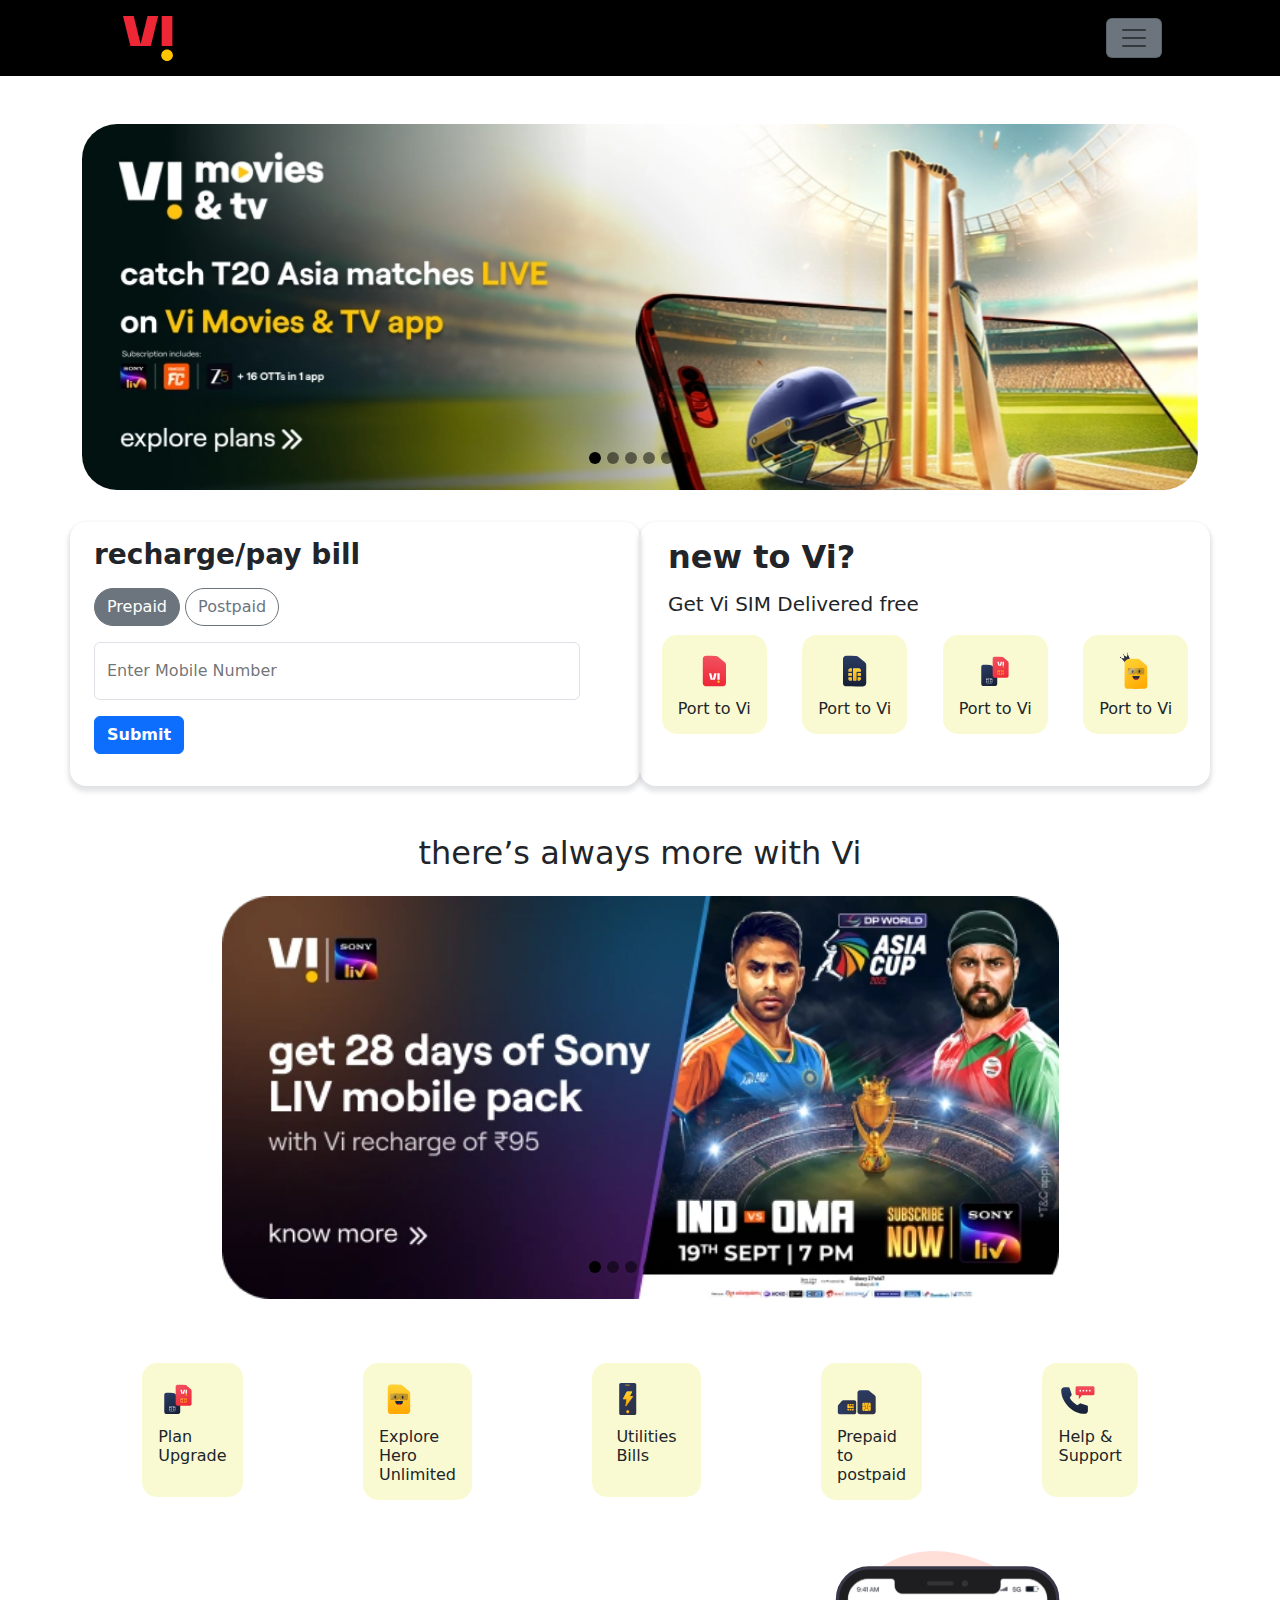
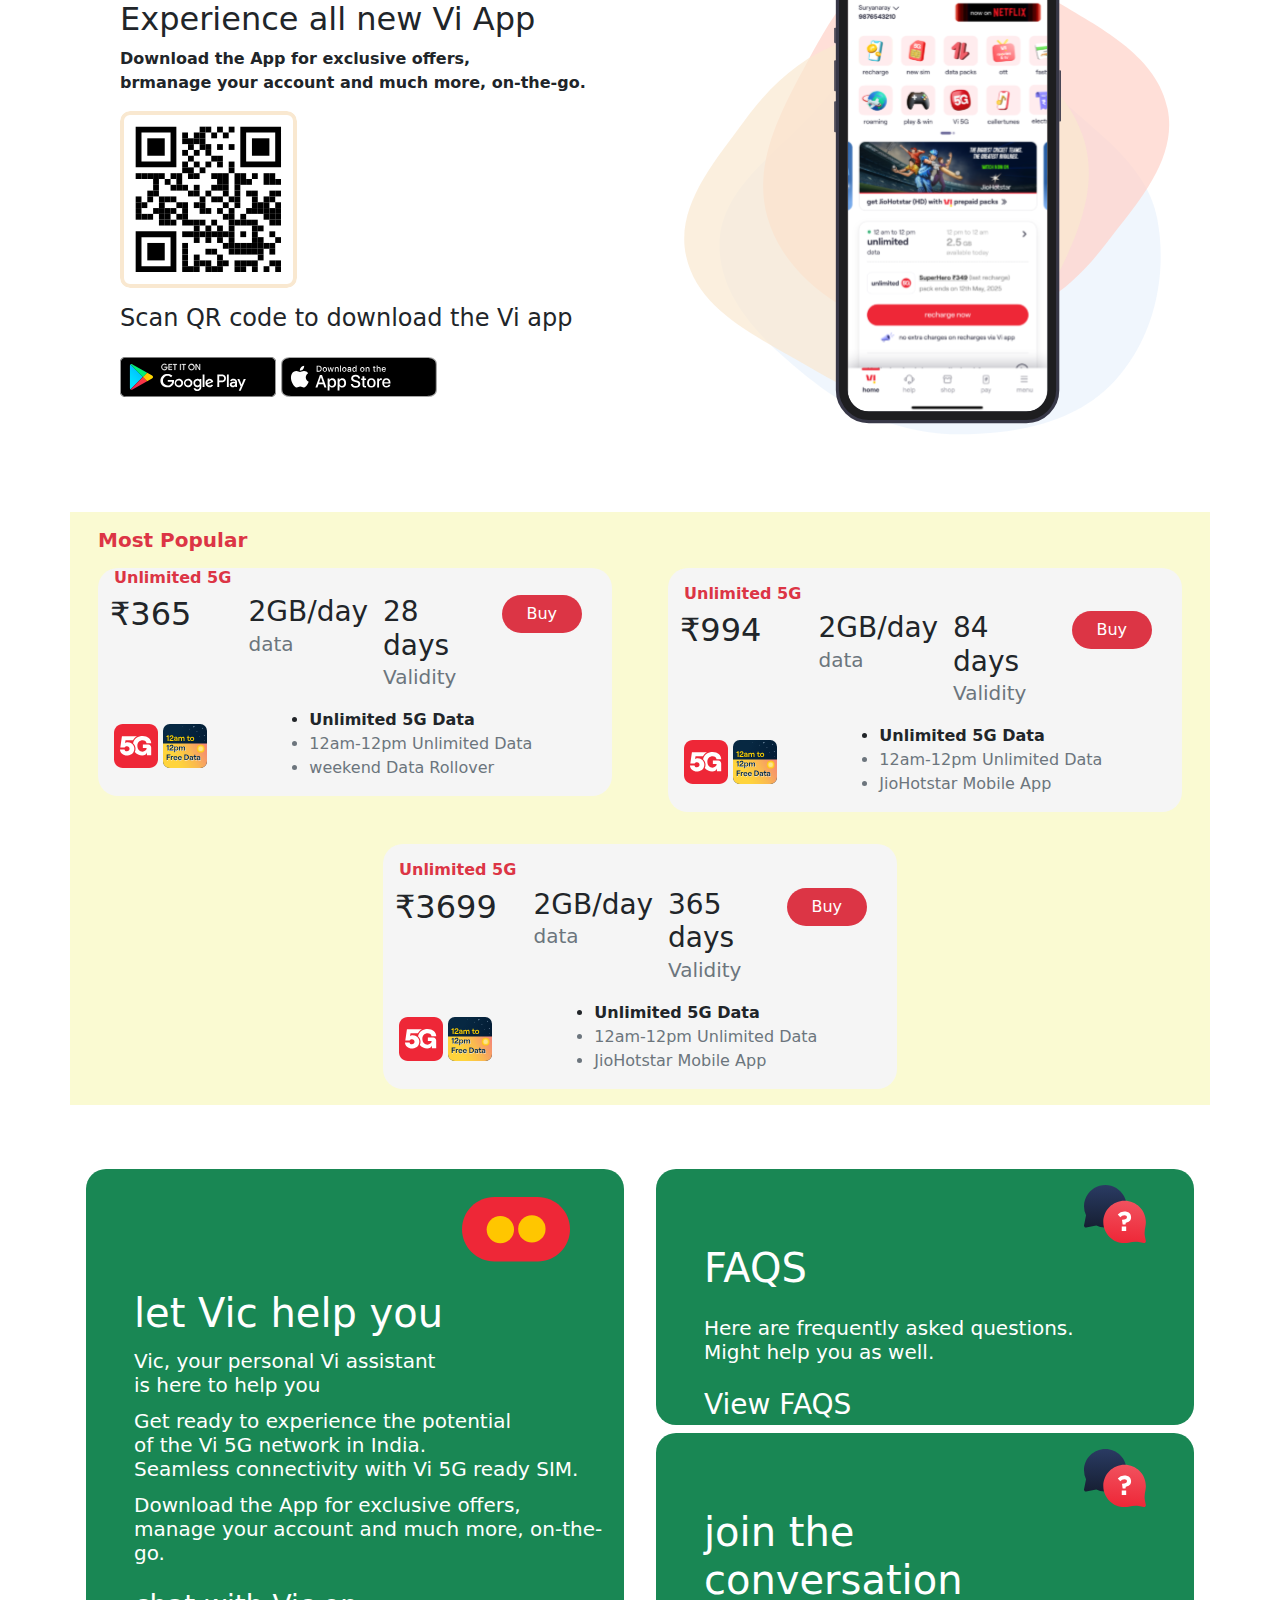
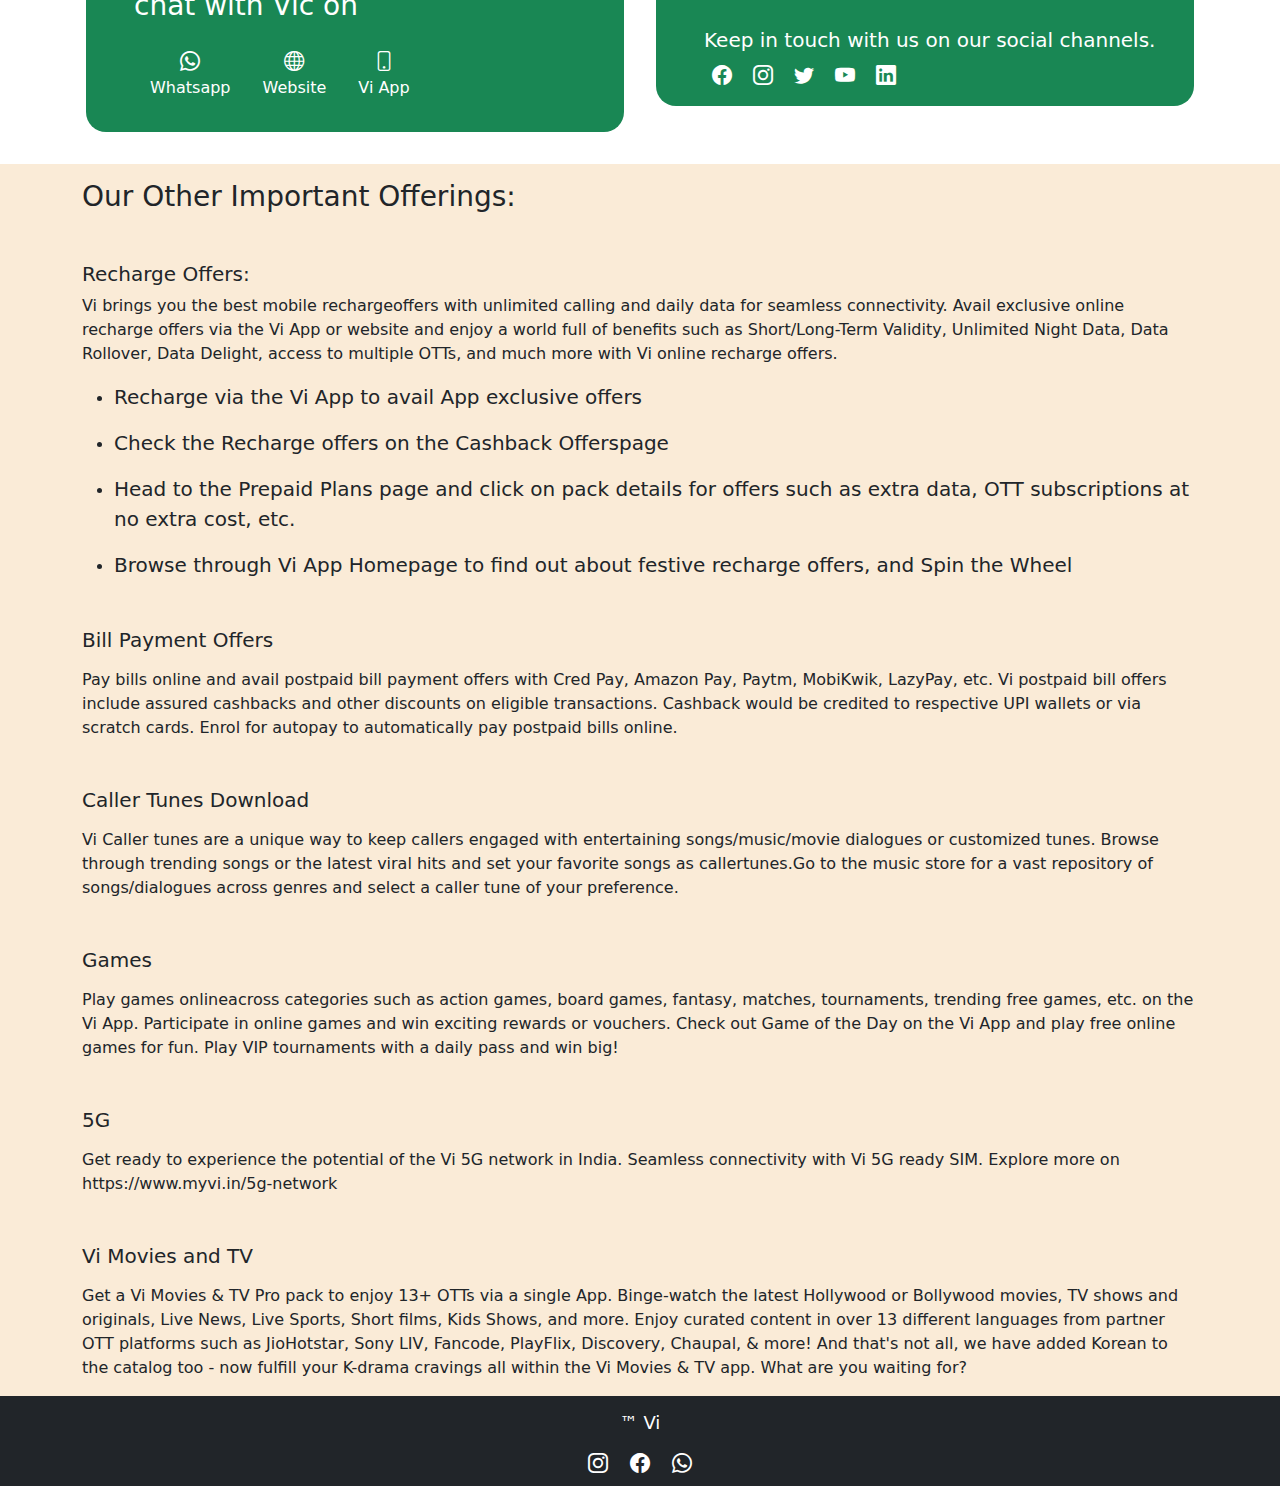
<file: index.html>
<!DOCTYPE html>
<html lang="en">
<head>
    <meta charset="UTF-8">
    <meta name="viewport" content="width=device-width, initial-scale=1.0">
    <title>Document</title>
    <link rel="stylesheet" href="css/bootstrap.min.css">
    <script src="js/bootstrap.bundle.min.js"></script>
    <link href="https://cdn.jsdelivr.net/npm/bootstrap-icons@1.11.3/font/bootstrap-icons.css" rel="stylesheet">
    <link rel="stylesheet" href="https://cdn.jsdelivr.net/npm/bootstrap-icons@1.13.1/font/bootstrap-icons.min.css">
    <link rel="stylesheet" href="style.css">
</head>
<body>
    <header class="container-fluid  sticky-top p-0">
        <nav class="navbar navbar-expand-xxl">
            <div class="container px-5">
                <a href="#" class="  mb-0">
                    <img src="assets/Vi-logo.svg" class=" m-auto p-0" alt="">
                </a>
                <button class="navbar-toggler ms-auto text-bg-secondary" type="button" data-bs-toggle="collapse" data-bs-target="#navbarNav">
                    <span class="navbar-toggler-icon"></span>
                </button>
                <div class="collapse navbar-collapse" id="navbarNav">
                <ul class="navbar-nav ms-2" style="font-size: 18px;">
                    <li class="nav-item ps-3">
                        <a href="#recharge" class="nav-link">Prepaid</a>
                    </li>
                    <li class="nav-item ps-3">
                        <a href="#recharge" class="nav-link">Postpaid</a>
                    </li>
                    <li class="nav-item ps-3">
                        <a href="#connection" class="nav-link">New Connection</a>
                    </li>
                    <li class="nav-item ps-3">
                        <a href="#shows" class="nav-link">shows</a>
                    </li>
                    <li class="nav-item ps-3">
                        <a href="#5g" class="nav-link">5G</a>
                    </li>
                    <li class="nav-item ps-3">
                        <a href="#explore" class="nav-link">Explore</a>
                    </li>
                    <li class="nav-item ps-3">
                        <a href="#download" class="nav-link">Download</a>
                    </li>
                    <li class="nav-item ps-3">
                        <a href="#recharges" class="nav-link">Recharge</a>
                    </li>
                    <li class="nav-item ps-3">
                        <a href="#contact" class="nav-link">Contact</a>
                    </li>
                </ul>
                <a href="signup.html"><button class="ms-3 mb-2 p-2 px-2 text-bg-danger" style="border-radius: 15px;">Sign Up</button></a>
                <a href="login.html"><button class="ms-3 mb-2 p-2 px-2 text-bg-danger" style="border-radius: 15px;">Login</button></a>
                </div>
            </div>
        </nav>
    </header>
    <section class="mainslide container" >
        <div class="row">
            <div class="col-lg-12 m-auto mt-5 ">
                <div class="carousel slide" data-bs-ride="carousel" id="banner" style="border-radius: 35px; overflow: hidden;">
                    <div class="carousel-indicators">
                        <button type="button" data-bs-target="#banner" data-bs-slide-to="0" class="active" ></button>
                        <button type="button" data-bs-target="#banner" data-bs-slide-to="1"></button>
                        <button type="button" data-bs-target="#banner" data-bs-slide-to="2"></button>
                        <button type="button" data-bs-target="#banner" data-bs-slide-to="3"></button>
                        <button type="button" data-bs-target="#banner" data-bs-slide-to="4"></button>
                        <button type="button" data-bs-target="#banner" data-bs-slide-to="5"></button>
                    </div>
                    <div class="carousel-inner">
                        <div class="carousel-item active" data-bs-interval="2000">
                            <img src="assets/banner1.webp" alt="" class="w-100">
                        </div>
                        <div class="carousel-item"  data-bs-interval="2000">
                            <img src="assets/banner2.webp" alt="" class="w-100">
                        </div>
                        <div class="carousel-item" data-bs-interval="2000">
                            <img src="assets/banner3.webp" alt="" class="w-100">
                        </div>
                        <div class="carousel-item" data-bs-interval="2000">
                            <img src="assets/banner4.webp" alt="" class="w-100">
                        </div>
                        <div class="carousel-item" data-bs-interval="2000">
                            <img src="assets/banner5.webp" alt="" class="w-100">
                        </div>
                        <div class="carousel-item" data-bs-interval="2000">
                            <img src="assets/banner6.webp" alt="" class="w-100">
                        </div>
                    </div>
                </div>
            </div>
        </div>
    </section>
    <section class="container my-3">
        <div class="row">
            <div class="recharge col-lg-6 ps-4 mt-3" id="recharge">
                <h3 class="fw-bold pt-3">recharge/pay bill</h3>
                <div class="recharge-opt">
                    <div class="recharge-btn mt-3">
                        <input type="radio" class="btn-check " name="connection" id="prepaid" autocomplete="off" checked>
                        <label class="btn btn-outline-secondary rounded-5" for="prepaid">Prepaid</label>
                        <input type="radio" class="btn-check" name="connection" id="postpaid" autocomplete="off">
                        <label class="btn btn-outline-secondary rounded-5" for="postpaid">Postpaid</label>
                    </div>
                    <div class="number my-3 me-5 fw-medium">
                        <form action="index.html" id="recharge" onsubmit="return ValidateNumber()">
                            <div class="form-floating">
                                <input type="text" id="number" placeholder="number" class="form-control">
                                <p id="numberError" class="text-start text-danger"></p>
                                <label for="number">Enter Mobile Number</label>
                            </div>
                            <button type="submit" class="btn btn-primary fw-bold mb-3">Submit</button>
                        </form>
                    </div>
                    
                </div>
            </div>
            <div class="sim  col-lg-6 mt-3" id="connection">
                <h2 class="fw-bold pb-1 p-3">new to Vi?</h2>
                <p class="fs-5 ps-3">Get Vi SIM Delivered free</p>
                <div class="row text-center g-3">
                    <div class="col-md-3 w-auto m-auto mb-3 mt-3">
                        <div class="sim-box p-3 b h-100">
                            <img src="assets/img4.svg" alt="" class="img-fluid mb-2" style="width:40px;">
                            <h6 class="mb-0">Port to Vi</h6>
                        </div>
                    </div>
                    <div class="col-md-3 w-auto m-auto mt-3">
                        <div class="sim-box p-3 b h-100">
                            <img src="assets/img3.svg" alt="" class="img-fluid mb-2" style="width:40px;">
                            <h6 class="mb-0">Port to Vi</h6>
                        </div>
                    </div>
                    <div class="col-md-3 w-auto m-auto mt-3">
                        <div class="sim-box p-3 b h-100">
                            <img src="assets/img2.svg" alt="" class="img-fluid mb-2" style="width:40px;">
                            <h6 class="mb-0">Port to Vi</h6>
                        </div>
                    </div>
                    <div class="col-md-3 w-auto m-auto mt-3">
                        <div class="sim-box p-3 b h-100">
                            <img src="assets/img1.svg" alt="" class="img-fluid mb-2" style="width:40px;">
                            <h6 class="mb-0">Port to Vi</h6>
                        </div>
                    </div>
                </div>
            </div>
        </div>
    </section>
    <section class="secondslide container mb-5" id="shows">
        <h2 class="mt-5 text-center">there’s always more with Vi</h2>
        <div class="row">
            <div class="col-lg-12 m-auto mt-3 ">
                <div class="carousel slide" data-bs-ride="carousel" id="banner" style="border-radius: 35px; overflow: hidden;">
                    <div class="carousel-indicators">
                        <button type="button" data-bs-target="#banner" data-bs-slide-to="0" class="active" ></button>
                        <button type="button" data-bs-target="#banner" data-bs-slide-to="1"></button>
                        <button type="button" data-bs-target="#banner" data-bs-slide-to="2"></button>
                        <button type="button" data-bs-target="#banner" data-bs-slide-to="3"></button>
                        <button type="button" data-bs-target="#banner" data-bs-slide-to="4"></button>
                        <button type="button" data-bs-target="#banner" data-bs-slide-to="5"></button>
                    </div>
                    <div class="carousel-inner">
                        <div class="carousel-item active" data-bs-interval="2000">
                            <img src="assets/img1.webp" alt="" class="w-75">
                        </div>
                        <div class="carousel-item"  data-bs-interval="2000">
                            <img src="assets/img2.webp" alt="" class="w-75">
                        </div>
                        <div class="carousel-item" data-bs-interval="2000">
                            <img src="assets/img3.webp" alt="" class="w-75">
                        </div>
                        <div class="carousel-item" data-bs-interval="2000">
                            <img src="assets/img4.webp" alt="" class="w-75">
                        </div>
                        <div class="carousel-item" data-bs-interval="2000">
                            <img src="assets/img1.png" alt="" class="w-75">
                        </div>
                        <div class="carousel-item" data-bs-interval="2000">
                            <img src="assets/img5.webp" alt="" class="w-75">
                        </div>
                    </div>
                </div>
                <button class="carousel-control-prev " data-bs-target="#banner" data-bs-slide="prev">
                    <span class="carousel-control-prev-icon"></span>
                </button>
                <button class="carousel-control-next" data-bs-target="#banner" data-bs-slide="next">
                    <span class="carousel-control-next-icon"></span>
                </button>
            </div>
        </div>
    </section>
    <section class="container" id="5g">
        <div class="row m-auto">
            <div class="col-md-3 w-auto m-auto mt-3">
                <div class="sim-box p-3 b h-100">
                    <img src="assets/img2.svg" alt="" class="img-fluid mb-2" style="width:40px;">
                    <h6 class="mb-0 pb-3">Plan <br>Upgrade</h6>
                </div>
            </div>
            <div class="col-md-3 w-auto m-auto mt-3 ">
                <div class="sim-box p-3 b h-100 ">
                    <img src="assets/img13.svg" alt="" class="img-fluid mb-2 " style="width:40px;">
                    <h6 class="mb-0">Explore <br>Hero <br> Unlimited</h6>
                </div>
            </div>
            <div class="col-md-3 w-auto m-auto mt-3">
                <div class="sim-box p-3 b h-100">
                    <img src="assets/img14.svg" alt="" class="img-fluid mb-2" style="width:40px;">
                    <h6 class="mb-0 pb-3 px-2">Utilities<br>Bills</h6>
                </div>
            </div>
            <div class="col-md-3 w-auto h-50 m-auto mt-3">
                <div class="sim-box p-3 b h-100">
                    <img src="assets/img16.svg" alt="" class="img-fluid m-0 text-center mb-2" style="width:40px;">
                    <h6 class="mb-0">Prepaid <br>to <br>postpaid</h6>
                </div>
            </div>
            <div class="col-md-3 w-auto h-50 m-auto mt-3">
                <div class="sim-box p-3 b h-100">
                    <img src="assets/img15.svg" alt="" class="img-fluid mb-2" style="width:40px;">
                    <h6 class="mb-0 pb-3">Help & <br>Support</h6>
                </div>
            </div>
        </div>
    </section>
    <section class="container" id="download">
        <div class="row h-auto">
            <div class="content col-lg-6 mb-5">
                <h2>Experience all new Vi App</h2>
                <p class="fw-bold">Download the App for exclusive offers,<br> brmanage your account and much more, on-the-go.</p>
                <div>
                <img src="assets/img7.svg" alt="">
                <h4 class="mt-3">Scan QR code to download the Vi app</h4>
                <a href="https://play.google.com/store/apps/details?id=com.mventus.selfcare.activity&hl=en_IN"><img src="assets/img11.svg" class="mt-3" alt=""></a>
                <a href="https://apps.apple.com/us/app/vi-recharge-payments-games/id623834540"><img src="assets/img12.svg" class="mt-3" alt=""></a>
            </div>
            </div>
            <div class="col-lg-6 px-0">
                <img src="assets/img6.svg" style="overflow: hidden; width:100%" alt="">
            </div>
        </div>
    </section>
    <section class="package container mt-5 mb-5" id="recharges">
        <div class="row">
            <div class="mt-3"> <h5 class="m-0 ps-3 text-danger fw-bolder ">Most Popular</h5></div>
            <div class="col-md-6  pt-3">
                <div class="package-box mt-0 m-3">
                    <h6 class="text-danger ps-3 fw-bold">Unlimited 5G</h6>
                    <div class="row">
                        <div class="col-6 col-lg-6 col-xl-3 ps-4">
                            <h2>₹365</h2>
                        </div>
                        <div class="col-6 col-lg-6 col-xl-3">
                            <h3 class="mb-0 ps-3">2GB/day</h3>
                            <p class="fs-5 fw-5 p-0 ps-3 text-secondary">data</p>
                        </div>
                        <div class="col-6 col-lg-6 col-xl-3">
                            <h3 class="mb-0 ps-3">28 days</h3>
                            <p class="fs-5 ps-3 fw-5 p-0 text-secondary">Validity</p>
                        </div>
                        <div class="col-6 col-lg-6 col-xl-3">
                            <button class="btn text-bg-danger rounded-pill px-4" data-bs-toggle="modal" data-bs-target="#recharge1">Buy</button>
                        </div>
                    </div>
                    <div class="row">
                        <div class="col-md-4">
                            <div class="ps-3 pt-3 pb-3">
                                <img src="assets/5G.svg" alt="">
                                <img src="assets/half-day.svg" alt="">
                            </div>
                        </div>
                        <div class="col-md-8">
                            <ul>
                                <li><strong>Unlimited 5G Data</strong></li>
                                <li class="text-secondary">12am-12pm Unlimited Data</li>
                                <li class="text-secondary">weekend Data Rollover </li>
                            </ul>
                        </div>
                    </div>
                </div>
            </div>
            <div class="col-md-6  pt-3">
                <div class="package-box mt-0 m-3">
                    <h6 class="text-danger pt-3 ps-3 fw-bold">Unlimited 5G</h6>
                    <div class="row">
                        <div class="col-6 col-lg-6 col-xl-3 ps-4">
                            <h2>₹994</h2>
                        </div>
                        <div class="col-6 col-lg-6 col-xl-3">
                            <h3 class="mb-0 ps-3">2GB/day</h3>
                            <p class="fs-5 ps-3 fw-5 p-0 text-secondary">data</p>
                        </div>
                        <div class="col-6 col-lg-6 col-xl-3">
                            <h3 class="mb-0 ps-3">84 days</h3>
                            <p class="fs-5 fw-5  p-0 ps-3 text-secondary">Validity</p>
                        </div>
                        <div class="col-6 col-lg-6 col-xl-3">
                            <button class="btn text-bg-danger rounded-pill px-4" data-bs-toggle="modal" data-bs-target="#recharge2">Buy</button>
                        </div>
                    </div>
                    <div class="row">
                        <div class="col-md-4">
                            <div class="ps-3 pt-3 pb-3">
                                <img src="assets/5G.svg" alt="">
                                <img src="assets/half-day.svg" alt="">
                            </div>
                        </div>
                        <div class="col-md-8">
                            <ul>
                                <li><strong>Unlimited 5G Data</strong></li>
                                <li class="text-secondary">12am-12pm Unlimited Data</li>
                                <li class="text-secondary">JioHotstar Mobile App</li>
                            </ul>
                        </div>
                    </div>
                </div>
            </div> 
        </div>
        <div class="row">
            <div class="col-md-6 m-auto pt-3">
                <div class="package-box mt-0 m-3">
                    <h6 class="text-danger ps-3 pt-3 fw-bold">Unlimited 5G</h6>
                    <div class="row">
                        <div class="col-6 col-lg-6 col-xl-3 ps-4">
                            <h2>₹3699</h2>
                        </div>
                        <div class="col-6 col-lg-6 col-xl-3">
                            <h3 class="mb-0 ps-3">2GB/day</h3>
                            <p class="fs-5 fw-5  p-0 ps-3 text-secondary">data</p>
                        </div>
                        <div class="col-6 col-lg-6 col-xl-3">
                            <h3 class="mb-0 ps-3">365 days</h3>
                            <p class="fs-5 fw-5  p-0 ps-3 text-secondary">Validity</p>
                        </div>
                        <div class="col-6 col-lg-6 col-xl-3">
                            <button class="btn text-bg-danger rounded-pill px-4" data-bs-toggle="modal" data-bs-target="#recharge3">Buy</button>

                        </div>
                    </div>
                    <div class="row">
                        <div class="col-md-4">
                            <div class="ps-3 pt-3 pb-3">
                                <img src="assets/5G.svg" alt="">
                                <img src="assets/half-day.svg" alt="">
                            </div>
                        </div>
                        <div class="col-md-8">
                            <ul>
                                <li><strong>Unlimited 5G Data</strong></li>
                                <li class="text-secondary">12am-12pm Unlimited Data</li>
                                <li class="text-secondary">JioHotstar Mobile App</li>
                            </ul>
                        </div>
                    </div>
                </div>
            </div>
        </div>
    </section>
        <div class="modal fade" id="recharge1" data-bs-backdrop="static">
            <div class="modal-dialog">
                <div class="modal-content">
                    <div class="modal-header">
                        <h3 class="fw-bold">Recharge Details</h3>
                        <button class="btn-close" data-bs-dismiss="modal"></button>
                    </div>
                    <div class="modal-body text-center">
                        <h3>Price : ₹ 365/- </h3>
                        <h3>Validity: 28 days</h3>
                        <h3>Data : 2GB/day</h3>
                        <form action="index.html" id="modal1" onsubmit="return   ModalValidateNumber()">
                            <div class="row">
                                <div class="col-12 px-3">
                                    <div class="form-floating">
                                        <input type="text" placeholder="Enter number" id="mobile" class="form-control mb-3">
                                         <label for="mobile">Mobile Number</label>
                                    </div>
                                    <p id="mobileError" class="text-danger text-start"></p>
                                    <button class="p-3 text-bg-success fw-bold" style="border-radius: 10px; border:0px">submit</button>
                                </div>
                            </div>
                        </form>
                    </div>
                </div>
            </div>
        </div>
        <div class="modal fade" id="recharge2" data-bs-backdrop="static">
            <div class="modal-dialog">
                <div class="modal-content">
                    <div class="modal-header">
                        <h3 class="fw-bold">Recharge Details</h3>
                        <button class="btn-close" data-bs-dismiss="modal"></button>
                    </div>
                    <div class="modal-body text-center">
                        <h3>Price : ₹ 994/- </h3>
                        <h3>Validity: 84 days</h3>
                        <h3>Data : 2GB/day</h3>
                        <form action="index.html" id="modal2" onsubmit="return   Modal2ValidateNumber()">
                            <div class="row">
                                <div class="col-12 px-3">
                                    <div class="form-floating">
                                        <input type="text" placeholder="Enter number" id="mobile2" class="form-control mb-3">
                                         <label for="mobile2">Mobile Number</label>
                                    </div>
                                    <p id="mobileError2" class="text-danger text-start"></p>
                                    <button class="p-3 text-bg-success fw-bold" style="border-radius: 10px; border:0px">submit</button>
                                </div>
                            </div>
                        </form>
                    </div>
                </div>
            </div>
        </div>
        <div class="modal fade" id="recharge3" data-bs-backdrop="static">
            <div class="modal-dialog">
                <div class="modal-content">
                    <div class="modal-header">
                        <h3 class="fw-bold">Recharge Details</h3>
                        <button class="btn-close" data-bs-dismiss="modal"></button>
                    </div>
                    <div class="modal-body text-center">
                        <h3>Price : ₹ 3699/- </h3>
                        <h3>Validity: 365 days</h3>
                        <h3>Data : 2GB/day</h3>
                        <form action="index.html" id="modal3" onsubmit="return   Modal3ValidateNumber()">
                            <div class="row">
                                <div class="col-12 px-3">
                                    <div class="form-floating">
                                        <input type="text" placeholder="Enter number" id="mobile3" class="form-control mb-3">
                                         <label for="mobile3">Mobile Number</label>
                                    </div>
                                    <p id="mobileError3" class="text-danger text-start"></p>
                                    <button class="p-3 text-bg-success fw-bold" style="border-radius: 10px; border:0px">submit</button>
                                </div>
                            </div>
                        </form>
                    </div>
                </div>
            </div>
        </div>

    <section class="container">
        <div class="row">
            <div class="col-md-6 p-3 h-auto">
                <div class="text-bg-success ps-5" style="border-radius: 20px;">
                    <div class="text-end pe-5"><img src="assets/img8.svg"  alt=""></div>
                    <h3 class="fs-1">let Vic help you</h3>
                    <h5 class="pt-1">Vic, your personal Vi assistant<br>is here to help you</h5>
                    <h5 class="pt-1">Get ready to experience the potential <br> of the Vi 5G network in India. <br>Seamless connectivity with Vi 5G ready SIM.</h5>
                    <h5 class="pt-1">Download the App for exclusive offers, <br>manage your account and much more, on-the-go.</h5>
                    <h3 class="pt-3">chat with Vic on</h3>
                    <div class="d-flex text-center">
                        <div class="p-3">
                        <i class="bi bi-whatsapp"></i>
                        <p class="fw-medium">Whatsapp</p>
                        </div>
                        <div class="p-3">
                            <i class="bi bi-globe"></i>
                            <p class="fw-medium">Website</p>
                        </div>
                        <div class="p-3">
                            <i class="bi bi-phone"></i>
                            <p class="fw-medium">Vi App</p>
                        </div>
                    </div>
                </div>
            </div>
            <div class="col-md-6 p-3">
                <div>
                    <div class="text-bg-success ps-5" style="border-radius: 20px;">
                    <div class="text-end pe-5 pt-3"><img src="assets/img9.svg" alt=""></div>
                    <h3 class="fs-1">FAQS</h3>
                    <h5 class="pt-3">Here are frequently asked questions. <br>Might help you as well.</h5>
                    <h3 class="pt-3 pb-1">View FAQS</h3>
                </div>
                <div class="text-bg-success ps-5" style="border-radius: 20px;">
                    <div class="text-end pe-5 pt-3"><img src="assets/img9.svg" alt=""></div>
                    <h3 class="fs-1">join the <br>conversation</h3>
                    <h5 class="pt-3">Keep in touch with us  on our social channels.</h5>
                    <div class="content-icon pb-3">
                        <i class="bi bi-facebook mx-2"></i>
                        <i class="bi bi-instagram mx-2"></i>
                        <i class="bi bi-twitter mx-2"></i>
                        <i class="bi bi-youtube mx-2"></i>
                        <i class="bi bi-linkedin mx-2"></i>
                    </div>
                </div>
                </div>
            </div>
        </div>
    </section>
    <section class="details container-fluid mt-3" id="explore">
        <div class="container">
            <h3 class="pt-3">Our Other Important Offerings:</h3>
            <h5 class="mt-5">Recharge Offers:</h5>
            <p>Vi brings you the best mobile rechargeoffers with unlimited calling and daily data for seamless connectivity. Avail exclusive online recharge offers via the Vi App or website and enjoy a world full of benefits such as Short/Long-Term Validity, Unlimited Night Data, Data Rollover, Data Delight, access to multiple OTTs, and much more with Vi online recharge offers.</p>
            <ul>
                <li>
                    <p class="fs-5">Recharge via the Vi App to avail App exclusive offers</p>
                </li>
                <li>
                    <p class="fs-5">Check the Recharge offers on the Cashback Offerspage</p>
                </li>
                <li>
                    <p class="fs-5">Head to the Prepaid Plans page and click on pack details for offers such as extra data, OTT subscriptions at no extra cost, etc.</p>
                </li>
                <li>
                    <p class="fs-5">Browse through Vi App Homepage to find out about festive recharge offers, and Spin the Wheel</p>
                </li>
            </ul>
            <h5 class="mt-5">Bill Payment Offers</h5>
            <p class="mt-3">Pay bills online and avail postpaid bill payment offers with Cred Pay, Amazon Pay, Paytm, MobiKwik, LazyPay, etc. Vi postpaid bill offers include assured cashbacks and other discounts on eligible transactions. Cashback would be credited to respective UPI wallets or via scratch cards. Enrol for autopay to automatically pay postpaid bills online.</p>
            <h5 class="mt-5">Caller Tunes Download</h5>
            <p class="mt-3">Vi Caller tunes are a unique way to keep callers engaged with entertaining songs/music/movie dialogues or customized tunes. Browse through trending songs or the latest viral hits and set your favorite songs as callertunes.Go to the music store for a vast repository of songs/dialogues across genres and select a caller tune of your preference.</p>
            <h5 class="mt-5">Games</h5>
            <p class="mt-3">Play games onlineacross categories such as action games, board games, fantasy, matches, tournaments, trending free games, etc. on the Vi App. Participate in online games and win exciting rewards or vouchers. Check out Game of the Day on the Vi App and play free online games for fun. Play VIP tournaments with a daily pass and win big!</p>
            <h5 class="mt-5">5G</h5>
            <p class="mt-3">Get ready to experience the potential of the Vi 5G network in India. Seamless connectivity with Vi 5G ready SIM. Explore more on <br> https://www.myvi.in/5g-network</p>
            <h5 class="mt-5">Vi Movies and TV</h5>
            <p class="mt-3 pb-3 m-0">Get a Vi Movies & TV Pro pack to enjoy 13+ OTTs via a single App. Binge-watch the latest Hollywood or Bollywood movies, TV shows and originals, Live News, Live Sports, Short films, Kids Shows, and more. Enjoy curated content in over 13 different languages from partner OTT platforms such as JioHotstar, Sony LIV, Fancode, PlayFlix, Discovery, Chaupal, & more! And that's not all, we have added Korean to the catalog too - now fulfill your K-drama cravings all within the Vi Movies & TV app. What are you waiting for?</p>
        </div>
    </section>
    <footer class="container-fluid text-bg-dark p-3 text-center font-arial " id="contact">
        <h4 class="h-50" style="font-size: 18px;">&trade;  Vi</h4>
        <div class="social-icons fs-5">
            <i class="bi bi-instagram mx-2"></i>
            <i class="bi bi-facebook mx-2"></i>
            <i class="bi bi-whatsapp mx-2"></i>
        </div>
    </footer>
    <script src="form.js"></script>
</body>
</html>
</file>
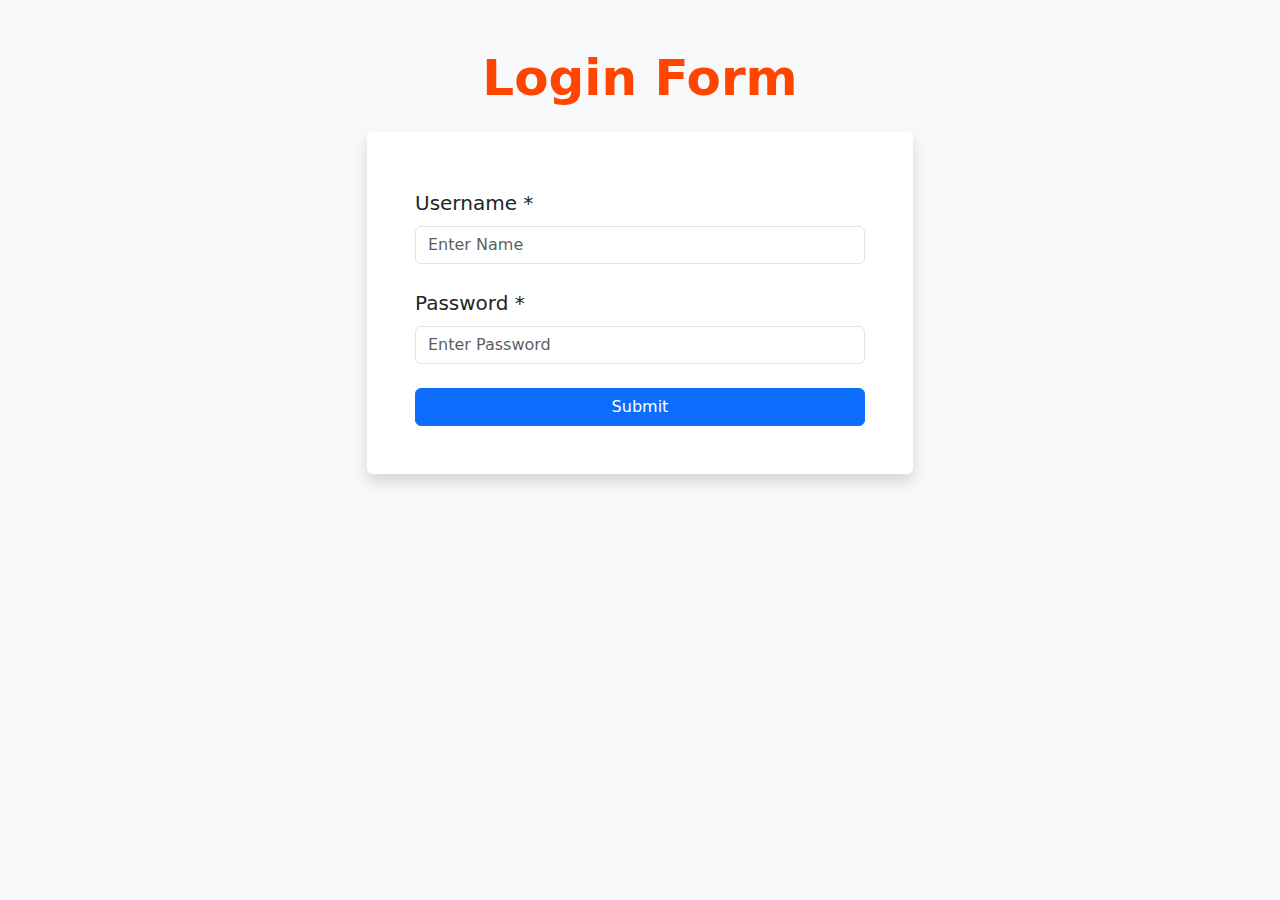
<file: login.html>
<!DOCTYPE html>
<html lang="en">
<head>
    <meta charset="UTF-8">
    <meta name="viewport" content="width=device-width, initial-scale=1.0">
    <title>Centered Login Form</title>
    <link href="https://cdn.jsdelivr.net/npm/bootstrap@5.3.8/dist/css/bootstrap.min.css" rel="stylesheet">
</head>
<body class="bg-light">
    <section class="container" style="height: 100vh;">
        <div class="row">
            <div class="col-md-12 col-lg-6 m-auto pt-5">
                <h1 class=" text-center fw-bold pb-3" style="font-size: 50px; color:orangered">Login Form</h1>
                <div class="p-5 bg-white shadow rounded">
                    <form action="index.html" id="Login" onsubmit="return validateLogin()">
                        <label for="name" class="py-2 fw-medium fs-5">Username *</label>
                    <input type="text" id="name" placeholder="Enter Name" class="form-control mb-2">
                    <p id="nameError" class="text-danger text-start"></p>
                    <label for="password" class="py-2 fw-medium fs-5">Password *</label>
                    <input type="text" id="password" placeholder="Enter Password" class="form-control mb-2">
                    <p id="passwordError" class="text-danger text-start"></p>
                    <button type="submit" class="btn btn-primary mt-2 w-100">Submit</button>
                </form>
            </div>
        </div>
        </div>
    </section>
    <script>
        function validateLogin(){
            const name = document.getElementById("name").value.trim();
            const nameError = document.getElementById("nameError");
            const password = document.getElementById("password").value.trim();
            const passwordError = document.getElementById("passwordError");
            const nameExp = /^[a-zA-Z\s]+$/;
            const passwordExp = /^(?=.*[a-z])(?=.*[A-Z])(?=.*\d)(?=.*[@$!%*?&])[A-Za-z\d@$!%*?&]{8,}$/;
            let nameStatus = false;
            let passwordStatus = false;

            if(name === ""){
                nameError.textContent = "Name is mandatory";
            } 
            else {
                if(name.match(nameExp)){
                    nameStatus = true;
                    nameError.textContent ="";
                }
                else{
                    nameError.textContent = "Invalid Name";
                }
            }

            if(password === ""){
                passwordError.textContent = "Password is mandatory";
            } 
            else {
                if(password.match(passwordExp)){
                    passwordStatus = true;
                    passwordError.textContent = "";
                }
                else{
                    passwordError.textContent = "Invalid Password";
                }
            }

            if(nameStatus && passwordStatus){
                alert("Login Successful");
                return true;
            } 
            else{
                return false;
            }
        }
    </script>
</body>
</html>
</file>
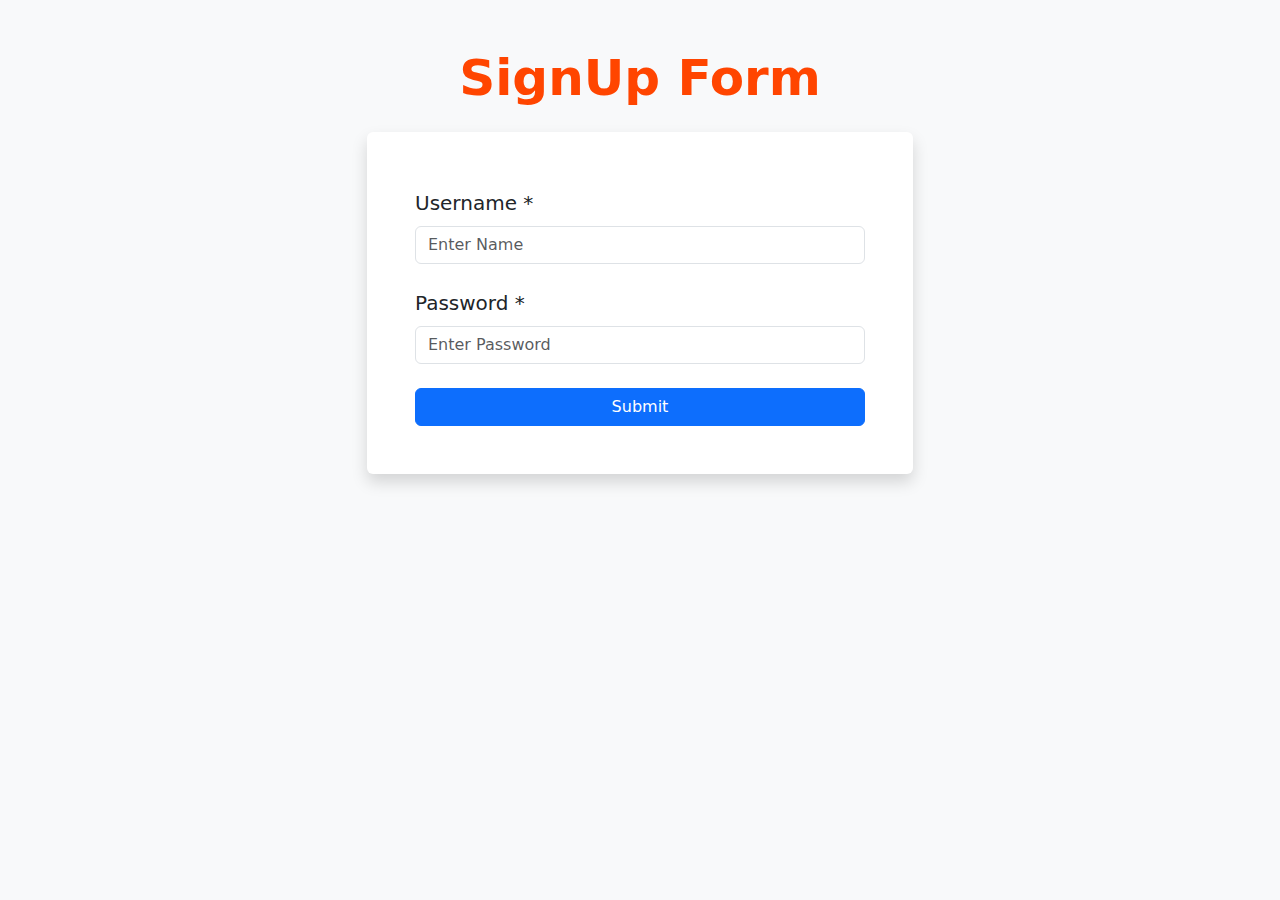
<file: signup.html>
<!DOCTYPE html>
<html lang="en">
<head>
    <meta charset="UTF-8">
    <meta name="viewport" content="width=device-width, initial-scale=1.0">
    <title>Centered Signup Form</title>
    <link href="https://cdn.jsdelivr.net/npm/bootstrap@5.3.8/dist/css/bootstrap.min.css" rel="stylesheet">
</head>
<body class="bg-light">
    <section class="container" style="width: 100%; height: 100vh;">
        <div class="row">
        <div class="col-md-12 col-lg-6 m-auto pt-5">
            <h1 class=" text-center fw-bold pb-3" style="font-size: 50px; color:orangered">SignUp Form</h1>
            <div class="p-5 bg-white shadow rounded">
                <form action="index.html" id="signup" onsubmit="return validatesignup()">
                    <label for="name" class="py-2 fw-medium fs-5">Username *</label>
                    <input type="text" id="name" placeholder="Enter Name" class="form-control mb-2">
                    <p id="nameError" class="text-danger text-start"></p>
                    <label for="password" class="py-2 fw-medium fs-5">Password *</label>
                    <input type="text" id="password" placeholder="Enter Password" class="form-control mb-2">
                    <p id="passwordError" class="text-danger text-start"></p>
                    <button type="submit" class="btn btn-primary mt-2 w-100">Submit</button>
                </form>
            </div>
        </div>
        </div>
    </section>
    <script>
        function validatesignup(){
            const name = document.getElementById("name").value.trim();
            const nameError = document.getElementById("nameError");
            const password = document.getElementById("password").value.trim();
            const passwordError = document.getElementById("passwordError");
            const nameExp = /^[a-zA-Z\s]+$/;
            const passwordExp = /^(?=.*[a-z])(?=.*[A-Z])(?=.*\d)(?=.*[@$!%*?&])[A-Za-z\d@$!%*?&]{8,}$/;
            let nameStatus = false;
            let passwordStatus = false;

            if(name === ""){
                nameError.textContent = "Name is mandatory";
            } 
            else {
                if(name.match(nameExp)){
                    nameStatus = true;
                    nameError.textContent ="";
                }
                else{
                    nameError.textContent = "Invalid Name";
                }
            }

            if(password === ""){
                passwordError.textContent = "Password is mandatory";
            } 
            else {
                if(password.match(passwordExp)){
                    passwordStatus = true;
                    passwordError.textContent = "";
                }
                else{
                    passwordError.textContent = "Invalid Password";
                }
            }

            if(nameStatus && passwordStatus){
                alert("Signup Successful");
                return true;
            } 
            else{
                return false;
            }
        }
    </script>
</body>
</html>
</file>
<file: style.css>
.carousel-indicators [data-bs-target] {
    width: 12px;          
    height: 12px;
    border-radius: 50%; 
    background-color: black;
}
.carousel-item {
  transition: transform 1s ease-in-out; 
}
.form-control:focus {
  outline: none !important;
  box-shadow: none !important;
  border-color: #ced4da !important; 
}

.recharge,
.sim{
border: 1px  lightgrey; 
border-radius:16px;
box-shadow: 0px 4px 4px 2px rgba(96, 97, 112, 0.16), 0 0 4px 0 rgba(40, 41, 61, 0.04);
}
.carousel-bg {
  height: 60vh;
 
  background-size: cover;
  background-position: center;
  
}
.carousel-indicators,
.carousel-inner{
  text-align: center;
}
.content{
  padding-top: 100px;
  padding-left: 50px;
}
.bi{
  font-size: 20px;
}
footer{
  background-color: black;
  color: white;
  height: 10vh;
}
.details{
  background-color: antiquewhite;
  margin: 0%;
}
.nav-item a{
  color: white;
}
.nav-item a:hover{
  color: orangered;
}
.navbar{
  background-color: black;
  height: 100%;
}
.sim-box,
.detail
{
  background-color: lightgoldenrodyellow;
  border-radius: 15px;
}
.faqs,
.links{
  background-color: lightpink;
  border-radius: 20px;
}
.package-box{
  border-radius: 20px;
  background-color:whitesmoke;
}
.package{
  background-color: lightgoldenrodyellow;
}
.carousel-control-prev,
.carousel-control-next,
.carousel-control-prev-icon,
.carousel-control-next-icon {
  display: none !important;
}
.carousel-control-prev,
.carousel-control-next,
.carousel-control-prev-icon,
.carousel-control-next-icon {
  display: none !important;
}
</file>
